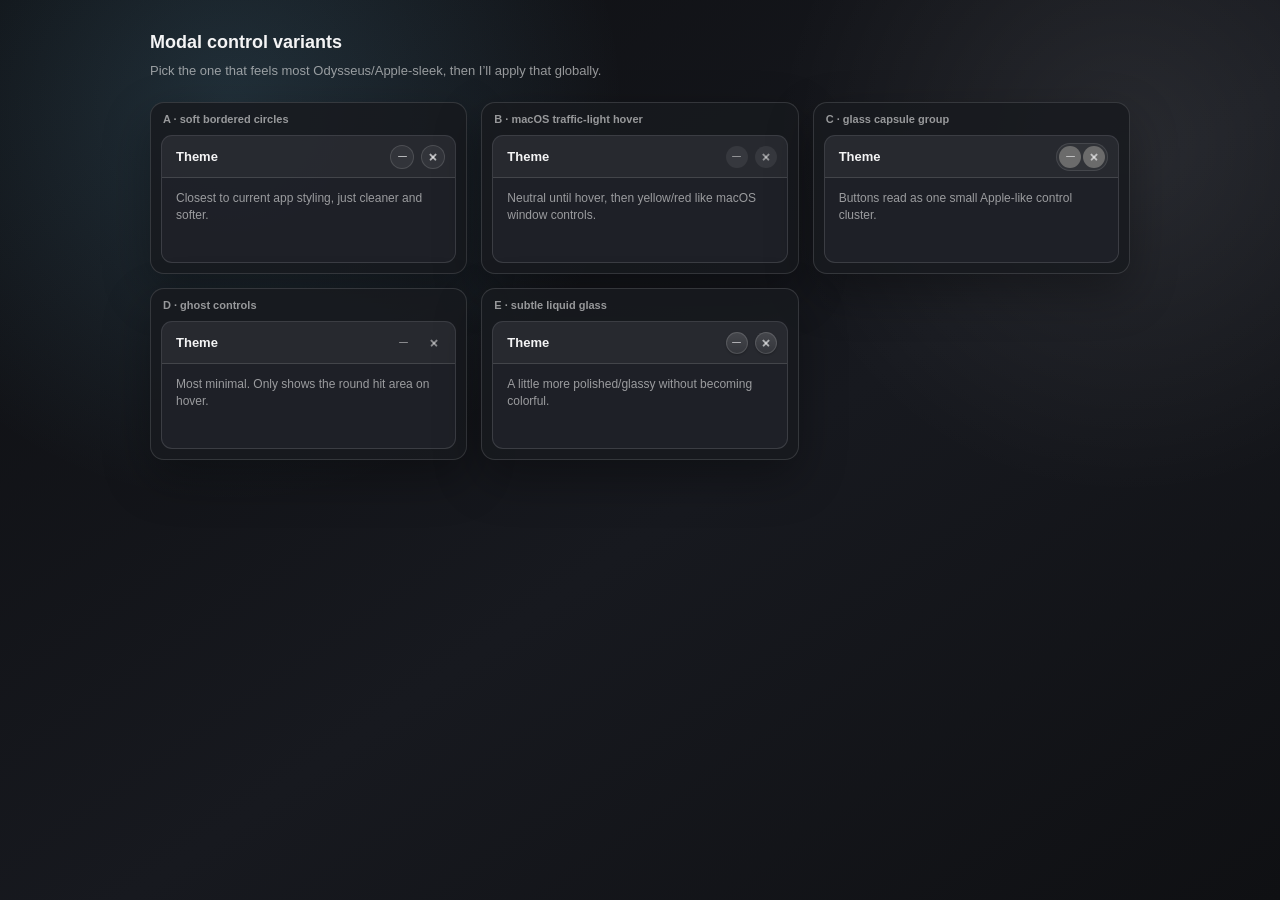
<file: static/modal-control-variants.html>
<!doctype html>
<html lang="en">
<head>
  <meta charset="utf-8">
  <meta name="viewport" content="width=device-width, initial-scale=1">
  <title>Odysseus Modal Controls</title>
  <style>
    :root {
      color-scheme: dark;
      --bg: #101114;
      --panel: #181a1f;
      --panel-2: #20232a;
      --fg: #f4f4f5;
      --muted: rgba(244,244,245,.58);
      --border: rgba(255,255,255,.13);
      --accent: #7dd3fc;
      font-family: -apple-system, BlinkMacSystemFont, "SF Pro Text", "Segoe UI", sans-serif;
    }
    * { box-sizing: border-box; }
    body {
      margin: 0;
      min-height: 100vh;
      background:
        radial-gradient(circle at 18% 12%, rgba(125,211,252,.16), transparent 30%),
        radial-gradient(circle at 88% 16%, rgba(255,255,255,.08), transparent 26%),
        linear-gradient(145deg, #0d0e11, #17191f 55%, #0f1013);
      color: var(--fg);
      padding: 32px;
    }
    .wrap {
      max-width: 980px;
      margin: 0 auto;
      display: grid;
      gap: 18px;
    }
    h1 {
      margin: 0;
      font-size: 18px;
      letter-spacing: 0;
      font-weight: 720;
    }
    p {
      margin: -8px 0 6px;
      color: var(--muted);
      font-size: 13px;
    }
    .grid {
      display: grid;
      grid-template-columns: repeat(auto-fit, minmax(290px, 1fr));
      gap: 14px;
    }
    .card {
      border: 1px solid var(--border);
      border-radius: 14px;
      background: color-mix(in srgb, var(--panel) 86%, transparent);
      box-shadow: 0 18px 48px rgba(0,0,0,.32);
      overflow: hidden;
    }
    .label {
      display: flex;
      align-items: center;
      justify-content: space-between;
      padding: 10px 12px 0;
      color: var(--muted);
      font-size: 11px;
      font-weight: 680;
    }
    .modal {
      margin: 10px;
      border: 1px solid var(--border);
      border-radius: 11px;
      background: color-mix(in srgb, var(--panel-2) 82%, transparent);
      overflow: hidden;
    }
    .header {
      height: 42px;
      display: flex;
      align-items: center;
      gap: 7px;
      padding: 0 10px 0 14px;
      border-bottom: 1px solid var(--border);
      background: color-mix(in srgb, white 4%, transparent);
    }
    .title {
      margin-right: auto;
      font-size: 13px;
      font-weight: 680;
      letter-spacing: 0;
    }
    .body {
      height: 84px;
      padding: 12px 14px;
      color: var(--muted);
      font-size: 12px;
      line-height: 1.45;
    }
    .ctrl {
      width: 24px;
      height: 24px;
      padding: 0;
      border: 0;
      border-radius: 50%;
      display: inline-flex;
      align-items: center;
      justify-content: center;
      color: inherit;
      cursor: pointer;
      position: relative;
      flex: 0 0 auto;
    }
    .ctrl::before,
    .ctrl.close::after {
      content: "";
      display: block;
      background: currentColor;
      border-radius: 999px;
    }
    .ctrl.min::before { width: 9px; height: 1.8px; }
    .ctrl.close::before,
    .ctrl.close::after {
      position: absolute;
      width: 9px;
      height: 1.7px;
      left: 50%;
      top: 50%;
    }
    .ctrl.close::before { transform: translate(-50%, -50%) rotate(45deg); }
    .ctrl.close::after { transform: translate(-50%, -50%) rotate(-45deg); }

    .v1 .ctrl {
      background: rgba(255,255,255,.055);
      border: 1px solid rgba(255,255,255,.13);
      color: rgba(244,244,245,.68);
    }
    .v1 .ctrl:hover {
      background: rgba(255,255,255,.12);
      color: var(--fg);
    }

    .v2 .ctrl {
      width: 22px;
      height: 22px;
      background: rgba(255,255,255,.07);
      color: rgba(244,244,245,.48);
    }
    .v2 .ctrl:hover { color: rgba(244,244,245,.92); }
    .v2 .ctrl.close:hover { background: #ff5f57; color: rgba(40,15,14,.72); }
    .v2 .ctrl.min:hover { background: #febc2e; color: rgba(67,44,0,.72); }

    .v3 .controls {
      display: inline-flex;
      gap: 2px;
      padding: 2px;
      border: 1px solid rgba(255,255,255,.10);
      border-radius: 999px;
      background: rgba(255,255,255,.045);
    }
    .v3 .ctrl {
      width: 22px;
      height: 22px;
      color: rgba(244,244,245,.62);
    }
    .v3 .ctrl:hover {
      background: rgba(255,255,255,.11);
      color: var(--fg);
    }

    .v4 .ctrl {
      width: 23px;
      height: 23px;
      background: transparent;
      color: rgba(244,244,245,.48);
    }
    .v4 .ctrl:hover {
      background: color-mix(in srgb, var(--accent) 16%, transparent);
      color: var(--accent);
    }

    .v5 .ctrl {
      width: 22px;
      height: 22px;
      background: linear-gradient(180deg, rgba(255,255,255,.14), rgba(255,255,255,.055));
      box-shadow:
        inset 0 0 0 1px rgba(255,255,255,.13),
        0 1px 2px rgba(0,0,0,.25);
      color: rgba(244,244,245,.62);
    }
    .v5 .ctrl:hover {
      box-shadow:
        inset 0 0 0 1px rgba(255,255,255,.22),
        0 2px 5px rgba(0,0,0,.24);
      color: var(--fg);
      transform: translateY(-1px);
    }
  </style>
</head>
<body>
  <main class="wrap">
    <h1>Modal control variants</h1>
    <p>Pick the one that feels most Odysseus/Apple-sleek, then I’ll apply that globally.</p>
    <section class="grid">
      <div class="card v1">
        <div class="label">A · soft bordered circles</div>
        <div class="modal">
          <div class="header"><div class="title">Theme</div><button class="ctrl min"></button><button class="ctrl close"></button></div>
          <div class="body">Closest to current app styling, just cleaner and softer.</div>
        </div>
      </div>
      <div class="card v2">
        <div class="label">B · macOS traffic-light hover</div>
        <div class="modal">
          <div class="header"><div class="title">Theme</div><button class="ctrl min"></button><button class="ctrl close"></button></div>
          <div class="body">Neutral until hover, then yellow/red like macOS window controls.</div>
        </div>
      </div>
      <div class="card v3">
        <div class="label">C · glass capsule group</div>
        <div class="modal">
          <div class="header"><div class="title">Theme</div><span class="controls"><button class="ctrl min"></button><button class="ctrl close"></button></span></div>
          <div class="body">Buttons read as one small Apple-like control cluster.</div>
        </div>
      </div>
      <div class="card v4">
        <div class="label">D · ghost controls</div>
        <div class="modal">
          <div class="header"><div class="title">Theme</div><button class="ctrl min"></button><button class="ctrl close"></button></div>
          <div class="body">Most minimal. Only shows the round hit area on hover.</div>
        </div>
      </div>
      <div class="card v5">
        <div class="label">E · subtle liquid glass</div>
        <div class="modal">
          <div class="header"><div class="title">Theme</div><button class="ctrl min"></button><button class="ctrl close"></button></div>
          <div class="body">A little more polished/glassy without becoming colorful.</div>
        </div>
      </div>
    </section>
  </main>
</body>
</html>
</file>
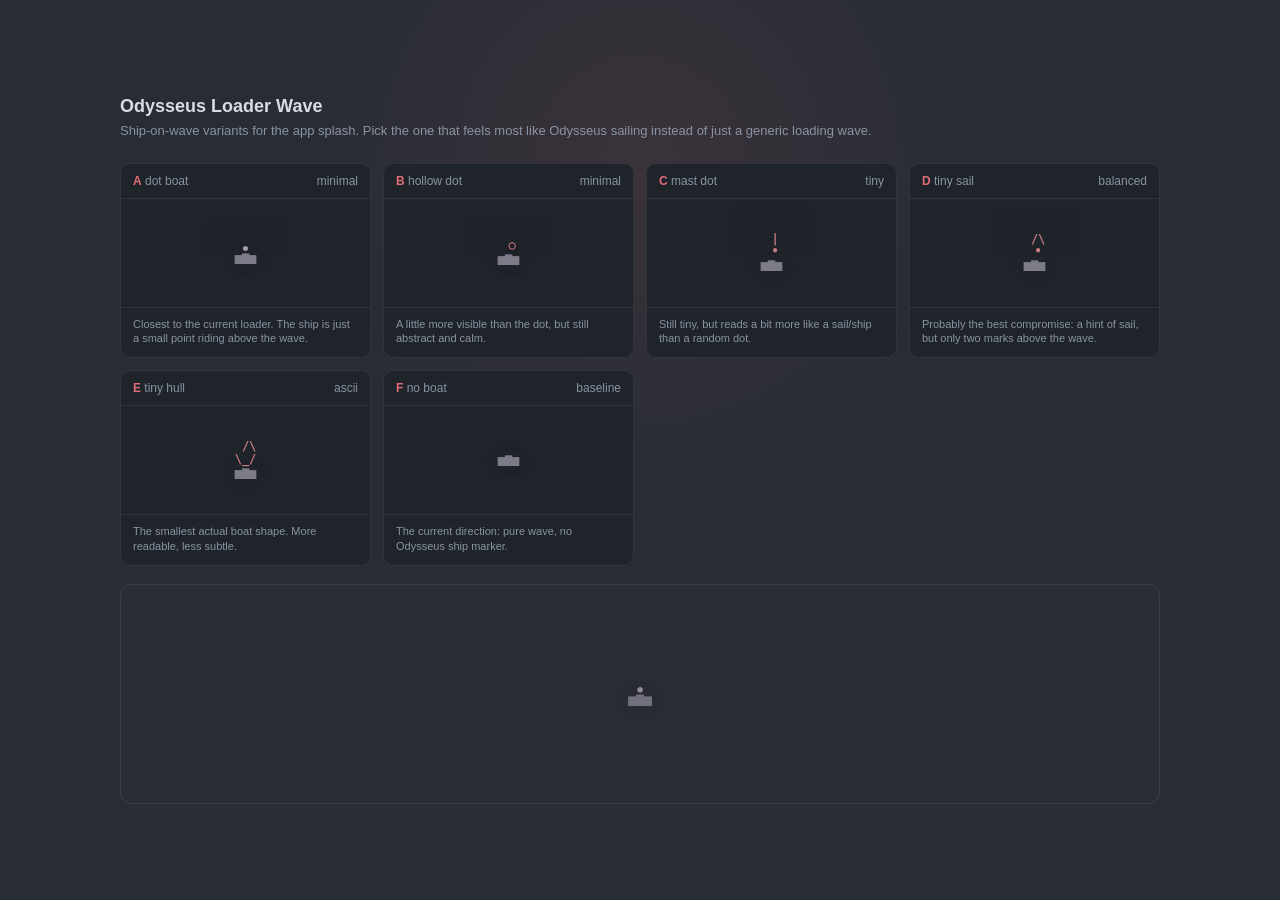
<file: static/wave-variants.html>
<!doctype html>
<html lang="en">
<head>
  <meta charset="utf-8">
  <meta name="viewport" content="width=device-width, initial-scale=1">
  <title>Odysseus Wave Variants</title>
  <style>
    :root {
      color-scheme: dark;
      --bg: #282c34;
      --panel: #22262e;
      --line: rgba(255,255,255,.08);
      --text: #d7dce5;
      --muted: #8a93a3;
      --accent: #e06c75;
      --water: #9cdef2;
    }
    * { box-sizing: border-box; }
    body {
      margin: 0;
      min-height: 100vh;
      background: radial-gradient(circle at 50% 18%, rgba(224,108,117,.10), transparent 34%), var(--bg);
      color: var(--text);
      font-family: -apple-system, BlinkMacSystemFont, "SF Pro Text", "Segoe UI", sans-serif;
      display: flex;
      align-items: center;
      justify-content: center;
      padding: 28px;
    }
    main {
      width: min(1040px, 100%);
    }
    h1 {
      margin: 0 0 4px;
      font-size: 18px;
      font-weight: 650;
      letter-spacing: 0;
    }
    p {
      margin: 0 0 22px;
      color: var(--muted);
      font-size: 13px;
      line-height: 1.5;
    }
    .grid {
      display: grid;
      grid-template-columns: repeat(auto-fit, minmax(220px, 1fr));
      gap: 12px;
    }
    .card {
      min-height: 178px;
      border: 1px solid var(--line);
      border-radius: 10px;
      background: color-mix(in srgb, var(--panel) 92%, black);
      display: grid;
      grid-template-rows: auto 1fr auto;
      overflow: hidden;
    }
    .card header {
      display: flex;
      align-items: center;
      justify-content: space-between;
      padding: 10px 12px;
      border-bottom: 1px solid var(--line);
      font-size: 12px;
      color: var(--muted);
    }
    .tag {
      color: var(--accent);
      font-weight: 700;
    }
    .stage {
      display: flex;
      align-items: center;
      justify-content: center;
      padding: 18px 10px;
      min-height: 108px;
    }
    .ascii {
      margin: 0;
      color: color-mix(in srgb, var(--accent) 78%, white);
      font: 600 12px/1.05 ui-monospace, SFMono-Regular, Menlo, Consolas, monospace;
      white-space: pre;
      text-align: center;
      opacity: .86;
      transform: translateY(var(--bob, 0));
      transition: transform .18s ease;
      text-shadow: 0 0 18px rgba(224,108,117,.12);
    }
    .wave {
      color: color-mix(in srgb, var(--water) 62%, var(--accent));
      font-weight: 700;
      opacity: .72;
    }
    .ride-wrap {
      position: relative;
      display: inline-block;
      padding-top: 10px;
    }
    .ride-dot {
      position: absolute;
      left: 50%;
      top: 0;
      transform: translate(-50%, var(--ride-y, 0));
      color: color-mix(in srgb, var(--water) 62%, var(--accent));
      font-size: 1.24em;
      line-height: 1;
    }
    .note {
      padding: 9px 12px 11px;
      border-top: 1px solid var(--line);
      font-size: 11px;
      color: var(--muted);
      min-height: 42px;
      line-height: 1.35;
    }
    .splash {
      margin-top: 18px;
      border: 1px solid var(--line);
      border-radius: 12px;
      background: #282c34;
      height: 220px;
      display: flex;
      align-items: center;
      justify-content: center;
    }
    .splash .ascii {
      font-size: 13px;
      opacity: .72;
    }
  </style>
</head>
<body>
  <main>
    <h1>Odysseus Loader Wave</h1>
    <p>Ship-on-wave variants for the app splash. Pick the one that feels most like Odysseus sailing instead of just a generic loading wave.</p>
    <section class="grid" aria-label="Wave variants">
      <article class="card" data-variant="A">
        <header><span><span class="tag">A</span> dot boat</span><span>minimal</span></header>
        <div class="stage"><pre class="ascii" data-ride="dot"></pre></div>
        <div class="note">Closest to the current loader. The ship is just a small point riding above the wave.</div>
      </article>
      <article class="card" data-variant="B">
        <header><span><span class="tag">B</span> hollow dot</span><span>minimal</span></header>
        <div class="stage"><pre class="ascii" data-template=" ○
{wave}"></pre></div>
        <div class="note">A little more visible than the dot, but still abstract and calm.</div>
      </article>
      <article class="card" data-variant="C">
        <header><span><span class="tag">C</span> mast dot</span><span>tiny</span></header>
        <div class="stage"><pre class="ascii" data-template=" |
 •
{wave}"></pre></div>
        <div class="note">Still tiny, but reads a bit more like a sail/ship than a random dot.</div>
      </article>
      <article class="card" data-variant="D">
        <header><span><span class="tag">D</span> tiny sail</span><span>balanced</span></header>
        <div class="stage"><pre class="ascii" data-template=" /\
 •
{wave}"></pre></div>
        <div class="note">Probably the best compromise: a hint of sail, but only two marks above the wave.</div>
      </article>
      <article class="card" data-variant="E">
        <header><span><span class="tag">E</span> tiny hull</span><span>ascii</span></header>
        <div class="stage"><pre class="ascii" data-template=" /\
\_/
{wave}"></pre></div>
        <div class="note">The smallest actual boat shape. More readable, less subtle.</div>
      </article>
      <article class="card" data-variant="F">
        <header><span><span class="tag">F</span> no boat</span><span>baseline</span></header>
        <div class="stage"><pre class="ascii" data-template="{wave}"></pre></div>
        <div class="note">The current direction: pure wave, no Odysseus ship marker.</div>
      </article>
    </section>
    <section class="splash" aria-label="Splash scale preview">
      <pre class="ascii" id="hero-preview" data-ride="dot"></pre>
    </section>
  </main>
  <script>
    const waves = [
      '▁▂▃',
      '▂▃▄',
      '▃▄▅',
      '▄▅▆',
      '▅▆▅',
      '▆▅▄',
      '▅▄▃',
      '▄▃▂',
      '▃▂▁'
    ];
    const rideFrames = [
      { wave: '▁▂▃', y: 9 },
      { wave: '▂▃▄', y: 7 },
      { wave: '▃▄▅', y: 5 },
      { wave: '▄▅▆', y: 3 },
      { wave: '▅▆▅', y: 1 },
      { wave: '▆▅▄', y: 3 },
      { wave: '▅▄▃', y: 5 },
      { wave: '▄▃▂', y: 7 },
      { wave: '▃▂▁', y: 9 }
    ];
    const render = (el, wave, bob, phase) => {
      if (el.dataset.ride === 'dot') {
        const ride = rideFrames[phase % rideFrames.length];
        el.innerHTML = `<span class="ride-wrap" style="--ride-y:${ride.y}px"><span class="ride-dot">•</span><span class="wave">${ride.wave}</span></span>`;
        el.style.setProperty('--bob', '0px');
        return;
      }
      const template = el.dataset.template || '{wave}';
      el.innerHTML = template
        .replace('{wave}', `<span class="wave">${wave}</span>`)
        .replaceAll('\n', '<br>');
      el.style.setProperty('--bob', `${bob}px`);
    };
    let i = 0;
    setInterval(() => {
      const wave = waves[i % waves.length];
      const bob = i % 4 === 0 ? -1 : i % 4 === 2 ? 1 : 0;
      document.querySelectorAll('.ascii').forEach(el => render(el, wave, bob, i));
      i += 1;
    }, 170);
    document.querySelectorAll('.ascii').forEach(el => render(el, waves[0], 0, 0));
  </script>
</body>
</html>
</file>
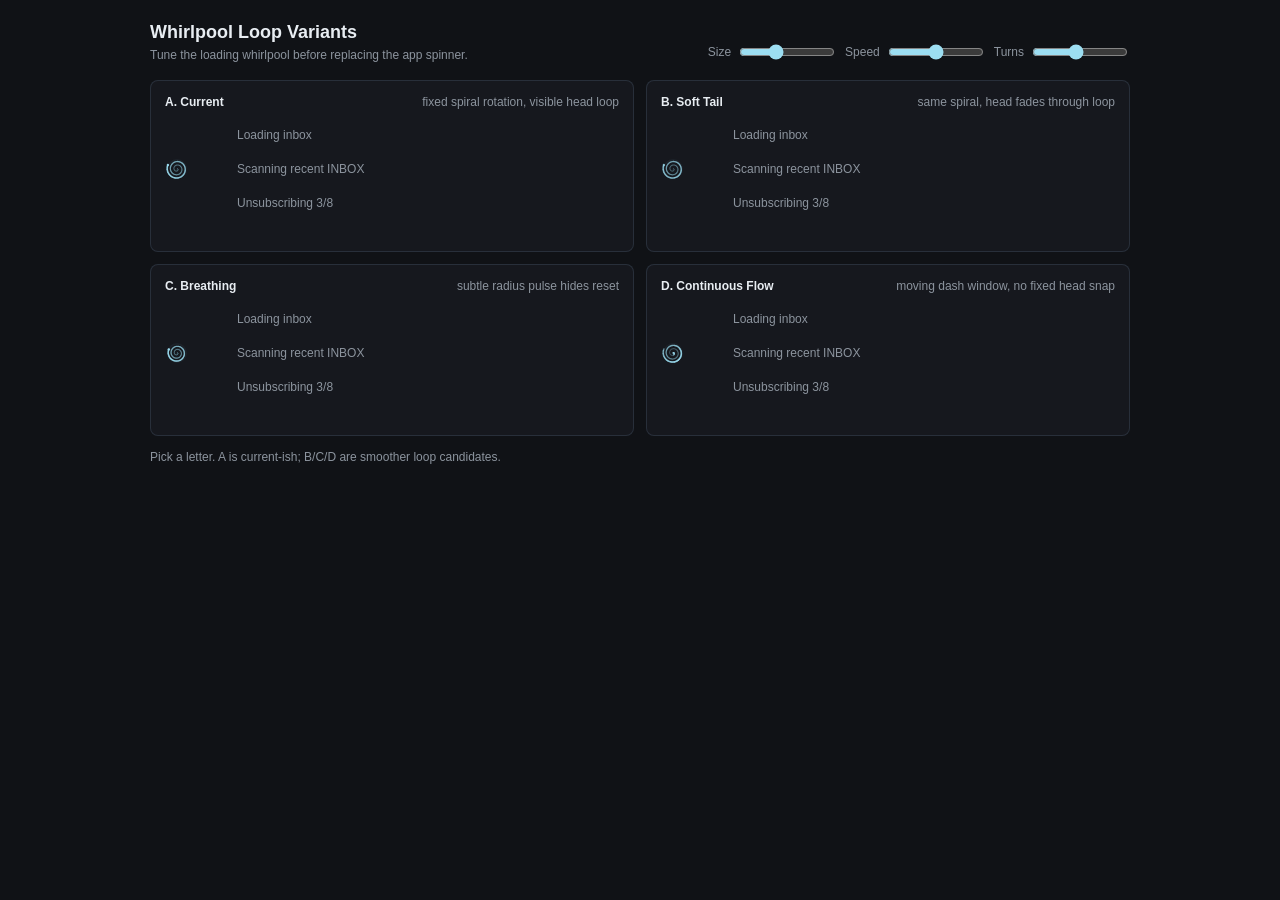
<file: static/whirlpool-variants.html>
<!doctype html>
<html lang="en">
<head>
  <meta charset="utf-8">
  <meta name="viewport" content="width=device-width, initial-scale=1">
  <title>Odysseus Whirlpool Variants</title>
  <style>
    :root {
      --bg: #101216;
      --panel: #171a20;
      --fg: #e8edf2;
      --muted: #8c949e;
      --accent: #9cdef2;
      --border: #303946;
      --red: #e78284;
      color-scheme: dark;
    }
    * { box-sizing: border-box; }
    body {
      margin: 0;
      min-height: 100vh;
      background: var(--bg);
      color: var(--fg);
      font-family: -apple-system, BlinkMacSystemFont, "SF Pro Text", "Segoe UI", sans-serif;
      letter-spacing: 0;
    }
    .wrap {
      width: min(980px, calc(100vw - 28px));
      margin: 0 auto;
      padding: 22px 0 34px;
    }
    header {
      display: flex;
      align-items: flex-end;
      justify-content: space-between;
      gap: 14px;
      margin-bottom: 18px;
    }
    h1 {
      margin: 0;
      font-size: 18px;
      font-weight: 650;
    }
    .hint {
      margin: 5px 0 0;
      color: var(--muted);
      font-size: 12px;
    }
    .controls {
      display: flex;
      flex-wrap: wrap;
      gap: 8px;
      align-items: center;
      justify-content: flex-end;
    }
    label {
      display: inline-flex;
      align-items: center;
      gap: 6px;
      color: var(--muted);
      font-size: 12px;
    }
    input[type="range"] { width: 96px; accent-color: var(--accent); }
    .grid {
      display: grid;
      grid-template-columns: repeat(2, minmax(0, 1fr));
      gap: 12px;
    }
    .card {
      border: 1px solid color-mix(in srgb, var(--border) 72%, transparent);
      background: color-mix(in srgb, var(--panel) 92%, transparent);
      border-radius: 8px;
      padding: 14px;
      min-height: 172px;
    }
    .card-head {
      display: flex;
      justify-content: space-between;
      gap: 10px;
      margin-bottom: 14px;
      font-size: 12px;
    }
    .name { font-weight: 650; }
    .desc { color: var(--muted); }
    .stage {
      display: grid;
      grid-template-columns: 58px 1fr;
      align-items: center;
      gap: 14px;
      min-height: 86px;
    }
    canvas {
      width: var(--size);
      height: var(--size);
      display: block;
      image-rendering: auto;
    }
    .sample-lines {
      display: grid;
      gap: 10px;
      font-size: 12px;
      color: color-mix(in srgb, var(--fg) 80%, transparent);
    }
    .line {
      display: inline-flex;
      align-items: center;
      gap: 7px;
      min-height: 24px;
    }
    .mini {
      display: inline-flex;
      align-items: center;
      gap: 7px;
      color: var(--muted);
    }
    .footer {
      margin-top: 14px;
      color: var(--muted);
      font-size: 12px;
    }
    @media (max-width: 720px) {
      .grid { grid-template-columns: 1fr; }
      header { align-items: flex-start; flex-direction: column; }
      .controls { justify-content: flex-start; }
    }
  </style>
</head>
<body>
  <main class="wrap">
    <header>
      <div>
        <h1>Whirlpool Loop Variants</h1>
        <p class="hint">Tune the loading whirlpool before replacing the app spinner.</p>
      </div>
      <div class="controls">
        <label>Size <input id="size" type="range" min="14" max="42" value="24"></label>
        <label>Speed <input id="speed" type="range" min="650" max="1700" value="1180"></label>
        <label>Turns <input id="turns" type="range" min="18" max="38" value="27"></label>
      </div>
    </header>
    <section class="grid" id="grid"></section>
    <div class="footer">Pick a letter. A is current-ish; B/C/D are smoother loop candidates.</div>
  </main>

  <script>
    const variants = [
      { id: 'A', name: 'Current', desc: 'fixed spiral rotation, visible head loop', mode: 'current' },
      { id: 'B', name: 'Soft Tail', desc: 'same spiral, head fades through loop', mode: 'softTail' },
      { id: 'C', name: 'Breathing', desc: 'subtle radius pulse hides reset', mode: 'breathing' },
      { id: 'D', name: 'Continuous Flow', desc: 'moving dash window, no fixed head snap', mode: 'flow' },
    ];
    const grid = document.getElementById('grid');
    const sizeInput = document.getElementById('size');
    const speedInput = document.getElementById('speed');
    const turnsInput = document.getElementById('turns');
    const canvases = [];

    function card(v) {
      const el = document.createElement('article');
      el.className = 'card';
      el.innerHTML = `
        <div class="card-head">
          <div><span class="name">${v.id}. ${v.name}</span></div>
          <div class="desc">${v.desc}</div>
        </div>
        <div class="stage">
          <canvas width="56" height="56" data-mode="${v.mode}"></canvas>
          <div class="sample-lines">
            <div class="line"><span class="mini">Loading inbox</span></div>
            <div class="line"><span class="mini">Scanning recent INBOX</span></div>
            <div class="line"><span class="mini">Unsubscribing 3/8</span></div>
          </div>
        </div>`;
      return el;
    }

    for (const v of variants) {
      const node = card(v);
      grid.appendChild(node);
      canvases.push(node.querySelector('canvas'));
    }

    let started = performance.now();
    function getCss(name, fallback) {
      const v = getComputedStyle(document.documentElement).getPropertyValue(name).trim();
      return v || fallback;
    }
    function spiralPoint(frac, opts) {
      const eased = Math.pow(frac, opts.ease);
      const r = opts.maxR * eased * opts.pulse;
      const angle = frac * opts.turns * Math.PI * 2 + opts.rot;
      return { x: opts.cx + Math.cos(angle) * r, y: opts.cy + Math.sin(angle) * r };
    }
    function draw(canvas, mode, time) {
      const cssSize = Number(sizeInput.value);
      canvas.style.setProperty('--size', cssSize + 'px');
      const dpr = Math.max(1, Math.min(2, window.devicePixelRatio || 1));
      const px = Math.round(cssSize * dpr);
      if (canvas.width !== px || canvas.height !== px) {
        canvas.width = px;
        canvas.height = px;
      }
      const ctx = canvas.getContext('2d');
      const W = canvas.width;
      const H = canvas.height;
      const cx = W / 2;
      const cy = H / 2;
      const maxR = Math.min(W, H) / 2 - 2 * dpr;
      const lw = Math.max(1.35 * dpr, cssSize > 30 ? 2.6 * dpr : 1.8 * dpr);
      const loopMs = Number(speedInput.value);
      const loop = ((time - started) % loopMs) / loopMs;
      const rot = loop * Math.PI * 2;
      const turns = Number(turnsInput.value) / 10;
      const fg = getCss('--accent', '#9cdef2');
      const track = getCss('--border', '#303946');

      ctx.clearRect(0, 0, W, H);
      ctx.beginPath();
      ctx.arc(cx, cy, maxR - lw / 2, 0, Math.PI * 2);
      ctx.strokeStyle = track;
      ctx.globalAlpha = 0.28;
      ctx.lineWidth = lw;
      ctx.stroke();
      ctx.globalAlpha = 1;
      ctx.lineCap = 'round';
      ctx.lineJoin = 'round';

      const steps = 110;
      const pulse = mode === 'breathing' ? 0.94 + 0.06 * Math.sin(loop * Math.PI * 2) : 1;
      const opts = { cx, cy, maxR, turns, rot, pulse, ease: mode === 'flow' ? 0.76 : 0.82 };

      for (let i = 1; i <= steps; i++) {
        const a = (i - 1) / steps;
        const b = i / steps;
        let alpha;
        let widthMul;
        if (mode === 'flow') {
          const phase = (b + loop) % 1;
          alpha = 0.1 + Math.pow(1 - Math.abs(phase - 0.72) / 0.72, 2.2) * 0.74;
          widthMul = 0.58 + alpha * 0.38;
        } else if (mode === 'softTail') {
          const headFade = 0.62 + 0.38 * Math.sin(loop * Math.PI * 2 - Math.PI / 2) ** 2;
          alpha = (0.1 + Math.pow(b, 1.85) * 0.72) * (b > 0.88 ? headFade : 1);
          widthMul = 0.52 + b * 0.34;
        } else {
          alpha = 0.12 + Math.pow(b, 1.8) * 0.72;
          widthMul = 0.52 + b * 0.32;
        }
        const p0 = spiralPoint(a, opts);
        const p1 = spiralPoint(b, opts);
        ctx.beginPath();
        ctx.moveTo(p0.x, p0.y);
        ctx.lineTo(p1.x, p1.y);
        ctx.strokeStyle = fg;
        ctx.lineWidth = lw * widthMul;
        ctx.globalAlpha = Math.max(0.04, Math.min(0.9, alpha));
        ctx.stroke();
      }

      if (mode !== 'flow') {
        const head = spiralPoint(1, opts);
        const headAlpha = mode === 'softTail'
          ? 0.55 + 0.35 * Math.sin(loop * Math.PI * 2 - Math.PI / 2) ** 2
          : 0.9;
        ctx.beginPath();
        ctx.arc(head.x, head.y, Math.max(1.2 * dpr, lw * 0.48), 0, Math.PI * 2);
        ctx.fillStyle = fg;
        ctx.globalAlpha = headAlpha;
        ctx.fill();
      }
      ctx.globalAlpha = 1;
    }

    function tick(now) {
      for (const canvas of canvases) draw(canvas, canvas.dataset.mode, now);
      requestAnimationFrame(tick);
    }
    requestAnimationFrame(tick);
  </script>
</body>
</html>
</file>
